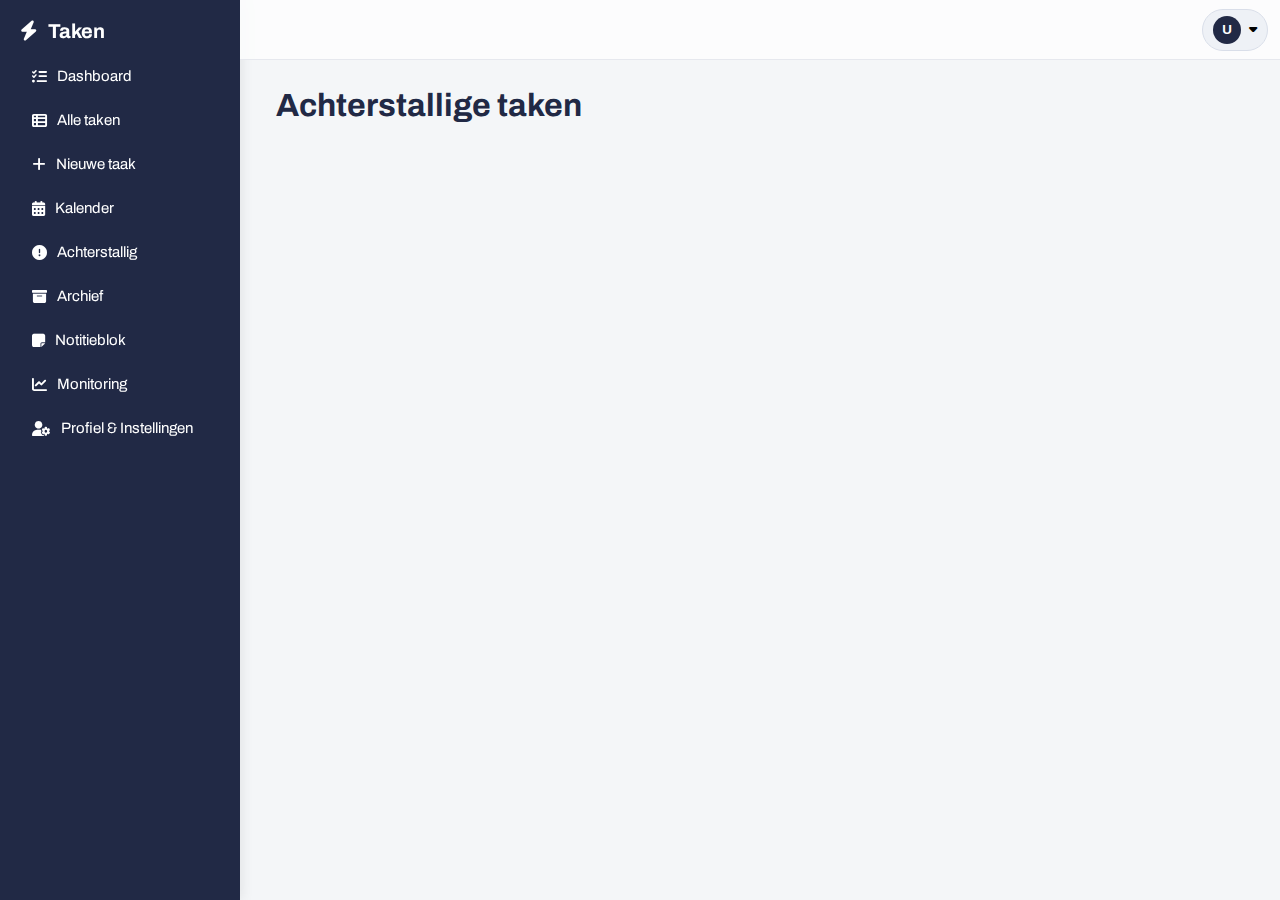
<file: achterstallige-taken.html>
<!DOCTYPE html>
<html lang="nl">
<head>
  <meta charset="UTF-8" />
  <meta name="viewport" content="width=device-width,initial-scale=1" />
  <title>Taken</title>
  <link rel="preconnect" href="https://fonts.googleapis.com">
  <link rel="preconnect" href="https://fonts.gstatic.com" crossorigin>
  <link href="https://fonts.googleapis.com/css2?family=Archivo:wght@400;600&display=swap" rel="stylesheet">
  <link rel="stylesheet" href="https://cdnjs.cloudflare.com/ajax/libs/font-awesome/6.5.0/css/all.min.css"/>
  <link rel="stylesheet" href="style.css" />
  <script defer src="script.js"></script>

</head>
<body data-page="overdue">
    <aside class="sidebar">
    <div class="brand"><i class="fa-solid fa-bolt"></i> Taken</div>
    <nav class="nav">
      <a href="index.html" data-page="dashboard"><i class="fa-solid fa-list-check"></i> Dashboard</a>
      <a href="alle-taken.html" data-page="alle"><i class="fa-solid fa-table-list"></i> Alle taken</a>
      <a href="nieuwe-taak.html" data-page="add"><i class="fa-solid fa-plus"></i> Nieuwe taak</a>
      <a href="kalender.html" data-page="cal"><i class="fa-solid fa-calendar-days"></i> Kalender</a>
      <a href="achterstallige-taken.html" data-page="overdue"><i class="fa-solid fa-circle-exclamation"></i> Achterstallig</a>
      <a href="archief.html" data-page="archive"><i class="fa-solid fa-box-archive"></i> Archief</a>
      <a href="notitieblok.html" data-page="notes"><i class="fa-solid fa-note-sticky"></i> Notitieblok</a>
      <a href="monitoring.html" data-page="monitor"><i class="fa-solid fa-chart-line"></i> Monitoring</a>
      <a href="profiel-instellingen.html" data-page="profile"><i class="fa-solid fa-user-gear"></i> Profiel & Instellingen</a>
    </nav>
  </aside>

    <header class="topbar">
    <div></div>
    <div class="topbar-right">
      <span id="clock" class="clock"></span>
      <div class="user-menu">
        <button id="userBtn" class="avatar-btn">
          <span id="avatarInitials">U</span>
          <i class="fa-solid fa-caret-down"></i>
        </button>
        <div id="userDropdown" class="dropdown hidden">
          <div class="dropdown-header">
            <div id="ddName">Gebruiker</div>
            <div id="ddEmail" class="muted smalltext"></div>
          </div>
          <button onclick="gotoPage('profiel-instellingen.html')"><i class="fa-solid fa-user-gear"></i> Profiel & Instellingen</button>
          <button onclick="lockApp()"><i class="fa-solid fa-lock"></i> Vergrendel (uitloggen)</button>
        </div>
      </div>
    </div>
  </header>

  <main class="content">
      <h1>Achterstallige taken</h1>
  <ul id="overdueList" class="list"></ul>

  </main>
    <div id="authOverlay" class="auth-overlay hidden">
    <div class="auth-modal">
      <h3 class="auth-title">Inloggen</h3>
      <form id="loginForm" class="form">
        <label>Gebruikersnaam<input id="loginUser" type="text" placeholder="admin" required></label>
        <label>Wachtwoord<input id="loginPass" type="password" placeholder="1234" required></label>
        <label class="inline"><input id="loginRemember" type="checkbox" checked> Ingelogd blijven</label>
        <button class="btn primary" type="submit"><i class="fa-solid fa-right-to-bracket"></i> Inloggen</button>
      </form>
      <div class="auth-tip muted">Tip: standaard is <b>admin / 1234</b>. Dit is alleen lokale beveiliging op dit apparaat.</div>
    </div>
  </div>

</body>
</html>
</file>
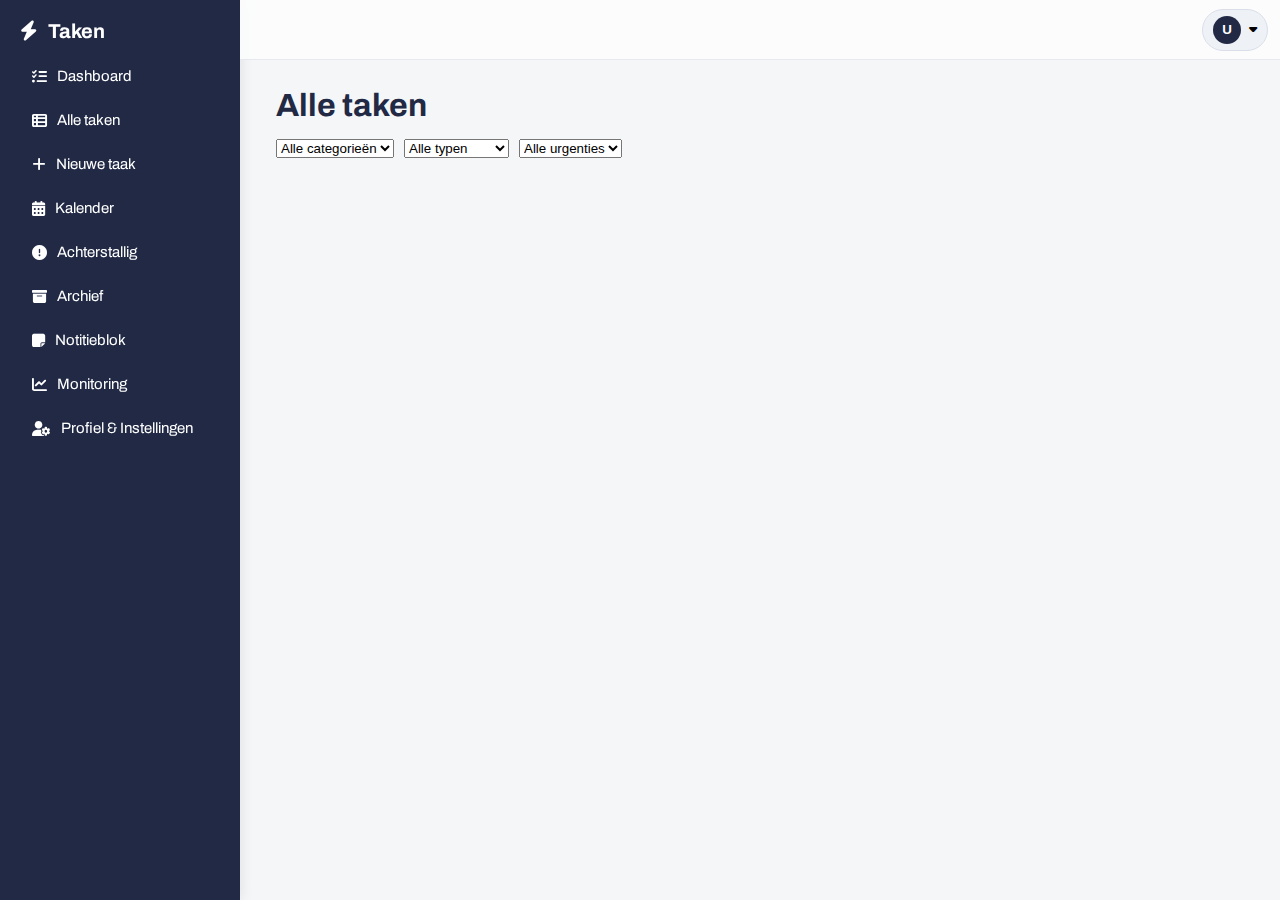
<file: alle-taken.html>
<!DOCTYPE html>
<html lang="nl">
<head>
  <meta charset="UTF-8" />
  <meta name="viewport" content="width=device-width,initial-scale=1" />
  <title>Taken</title>
  <link rel="preconnect" href="https://fonts.googleapis.com">
  <link rel="preconnect" href="https://fonts.gstatic.com" crossorigin>
  <link href="https://fonts.googleapis.com/css2?family=Archivo:wght@400;600&display=swap" rel="stylesheet">
  <link rel="stylesheet" href="https://cdnjs.cloudflare.com/ajax/libs/font-awesome/6.5.0/css/all.min.css"/>
  <link rel="stylesheet" href="style.css" />
  <script defer src="script.js"></script>

</head>
<body data-page="alle">
    <aside class="sidebar">
    <div class="brand"><i class="fa-solid fa-bolt"></i> Taken</div>
    <nav class="nav">
      <a href="index.html" data-page="dashboard"><i class="fa-solid fa-list-check"></i> Dashboard</a>
      <a href="alle-taken.html" data-page="alle"><i class="fa-solid fa-table-list"></i> Alle taken</a>
      <a href="nieuwe-taak.html" data-page="add"><i class="fa-solid fa-plus"></i> Nieuwe taak</a>
      <a href="kalender.html" data-page="cal"><i class="fa-solid fa-calendar-days"></i> Kalender</a>
      <a href="achterstallige-taken.html" data-page="overdue"><i class="fa-solid fa-circle-exclamation"></i> Achterstallig</a>
      <a href="archief.html" data-page="archive"><i class="fa-solid fa-box-archive"></i> Archief</a>
      <a href="notitieblok.html" data-page="notes"><i class="fa-solid fa-note-sticky"></i> Notitieblok</a>
      <a href="monitoring.html" data-page="monitor"><i class="fa-solid fa-chart-line"></i> Monitoring</a>
      <a href="profiel-instellingen.html" data-page="profile"><i class="fa-solid fa-user-gear"></i> Profiel & Instellingen</a>
    </nav>
  </aside>

    <header class="topbar">
    <div></div>
    <div class="topbar-right">
      <span id="clock" class="clock"></span>
      <div class="user-menu">
        <button id="userBtn" class="avatar-btn">
          <span id="avatarInitials">U</span>
          <i class="fa-solid fa-caret-down"></i>
        </button>
        <div id="userDropdown" class="dropdown hidden">
          <div class="dropdown-header">
            <div id="ddName">Gebruiker</div>
            <div id="ddEmail" class="muted smalltext"></div>
          </div>
          <button onclick="gotoPage('profiel-instellingen.html')"><i class="fa-solid fa-user-gear"></i> Profiel & Instellingen</button>
          <button onclick="lockApp()"><i class="fa-solid fa-lock"></i> Vergrendel (uitloggen)</button>
        </div>
      </div>
    </div>
  </header>

  <main class="content">
      <h1>Alle taken</h1>
  <div class="filters">
    <select id="filterCategory"><option value="">Alle categorieën</option></select>
    <select id="filterType">
      <option value="">Alle typen</option>
      <option value="mail">Mail</option>
      <option value="telefoontje">Telefoontje</option>
      <option value="uitzoekwerk">Uitzoekwerk</option>
      <option value="overleg">Overleg</option>
      <option value="documentatie">Documentatie</option>
      <option value="creatief">Creatief</option>
      <option value="administratie">Administratie</option>
      <option value="overig">Overig</option>
    </select>
    <select id="filterUrgency">
      <option value="">Alle urgenties</option>
      <option value="urgent">Rood (hoog)</option>
      <option value="warning">Geel (middel)</option>
      <option value="safe">Groen (laag)</option>
    </select>
  </div>
  <ul id="taskList" class="list"></ul>

  </main>
    <div id="authOverlay" class="auth-overlay hidden">
    <div class="auth-modal">
      <h3 class="auth-title">Inloggen</h3>
      <form id="loginForm" class="form">
        <label>Gebruikersnaam<input id="loginUser" type="text" placeholder="admin" required></label>
        <label>Wachtwoord<input id="loginPass" type="password" placeholder="1234" required></label>
        <label class="inline"><input id="loginRemember" type="checkbox" checked> Ingelogd blijven</label>
        <button class="btn primary" type="submit"><i class="fa-solid fa-right-to-bracket"></i> Inloggen</button>
      </form>
      <div class="auth-tip muted">Tip: standaard is <b>admin / 1234</b>. Dit is alleen lokale beveiliging op dit apparaat.</div>
    </div>
  </div>

</body>
</html>
</file>
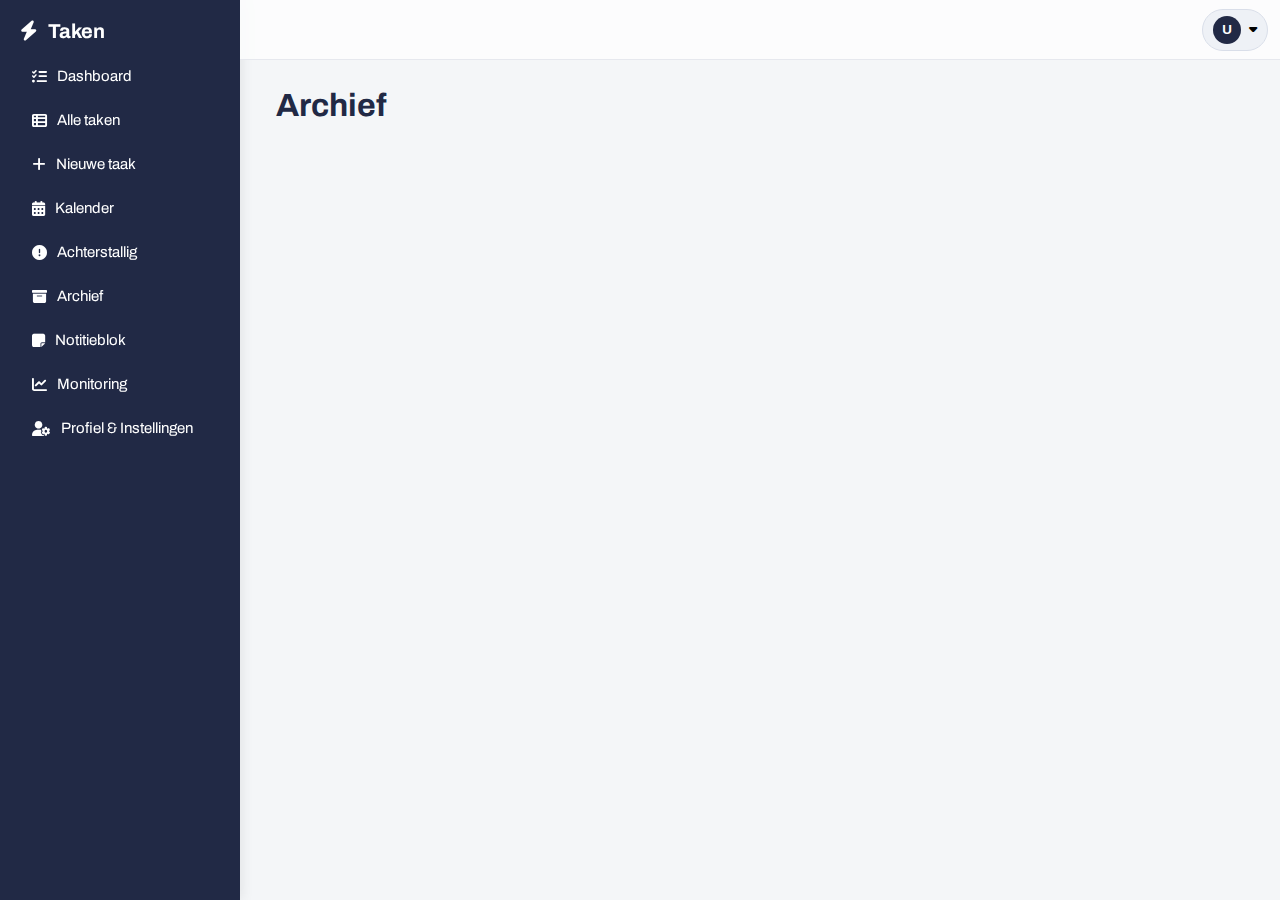
<file: archief.html>
<!DOCTYPE html>
<html lang="nl">
<head>
  <meta charset="UTF-8" />
  <meta name="viewport" content="width=device-width,initial-scale=1" />
  <title>Taken</title>
  <link rel="preconnect" href="https://fonts.googleapis.com">
  <link rel="preconnect" href="https://fonts.gstatic.com" crossorigin>
  <link href="https://fonts.googleapis.com/css2?family=Archivo:wght@400;600&display=swap" rel="stylesheet">
  <link rel="stylesheet" href="https://cdnjs.cloudflare.com/ajax/libs/font-awesome/6.5.0/css/all.min.css"/>
  <link rel="stylesheet" href="style.css" />
  <script defer src="script.js"></script>

</head>
<body data-page="archive">
    <aside class="sidebar">
    <div class="brand"><i class="fa-solid fa-bolt"></i> Taken</div>
    <nav class="nav">
      <a href="index.html" data-page="dashboard"><i class="fa-solid fa-list-check"></i> Dashboard</a>
      <a href="alle-taken.html" data-page="alle"><i class="fa-solid fa-table-list"></i> Alle taken</a>
      <a href="nieuwe-taak.html" data-page="add"><i class="fa-solid fa-plus"></i> Nieuwe taak</a>
      <a href="kalender.html" data-page="cal"><i class="fa-solid fa-calendar-days"></i> Kalender</a>
      <a href="achterstallige-taken.html" data-page="overdue"><i class="fa-solid fa-circle-exclamation"></i> Achterstallig</a>
      <a href="archief.html" data-page="archive"><i class="fa-solid fa-box-archive"></i> Archief</a>
      <a href="notitieblok.html" data-page="notes"><i class="fa-solid fa-note-sticky"></i> Notitieblok</a>
      <a href="monitoring.html" data-page="monitor"><i class="fa-solid fa-chart-line"></i> Monitoring</a>
      <a href="profiel-instellingen.html" data-page="profile"><i class="fa-solid fa-user-gear"></i> Profiel & Instellingen</a>
    </nav>
  </aside>

    <header class="topbar">
    <div></div>
    <div class="topbar-right">
      <span id="clock" class="clock"></span>
      <div class="user-menu">
        <button id="userBtn" class="avatar-btn">
          <span id="avatarInitials">U</span>
          <i class="fa-solid fa-caret-down"></i>
        </button>
        <div id="userDropdown" class="dropdown hidden">
          <div class="dropdown-header">
            <div id="ddName">Gebruiker</div>
            <div id="ddEmail" class="muted smalltext"></div>
          </div>
          <button onclick="gotoPage('profiel-instellingen.html')"><i class="fa-solid fa-user-gear"></i> Profiel & Instellingen</button>
          <button onclick="lockApp()"><i class="fa-solid fa-lock"></i> Vergrendel (uitloggen)</button>
        </div>
      </div>
    </div>
  </header>

  <main class="content">
      <h1>Archief</h1>
  <ul id="archiveList" class="list"></ul>

  </main>
    <div id="authOverlay" class="auth-overlay hidden">
    <div class="auth-modal">
      <h3 class="auth-title">Inloggen</h3>
      <form id="loginForm" class="form">
        <label>Gebruikersnaam<input id="loginUser" type="text" placeholder="admin" required></label>
        <label>Wachtwoord<input id="loginPass" type="password" placeholder="1234" required></label>
        <label class="inline"><input id="loginRemember" type="checkbox" checked> Ingelogd blijven</label>
        <button class="btn primary" type="submit"><i class="fa-solid fa-right-to-bracket"></i> Inloggen</button>
      </form>
      <div class="auth-tip muted">Tip: standaard is <b>admin / 1234</b>. Dit is alleen lokale beveiliging op dit apparaat.</div>
    </div>
  </div>

</body>
</html>
</file>
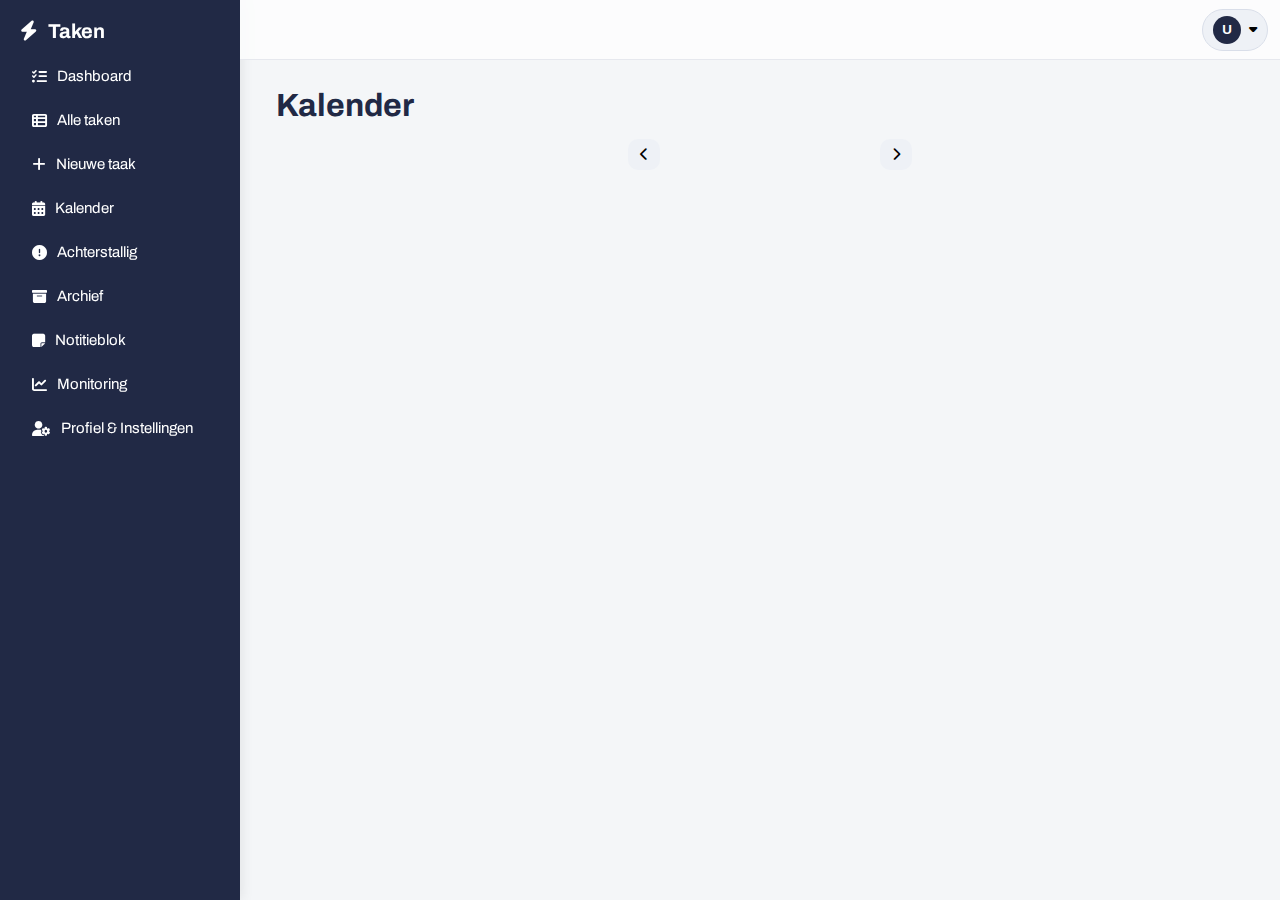
<file: kalender.html>
<!DOCTYPE html>
<html lang="nl">
<head>
  <meta charset="UTF-8" />
  <meta name="viewport" content="width=device-width,initial-scale=1" />
  <title>Taken</title>
  <link rel="preconnect" href="https://fonts.googleapis.com">
  <link rel="preconnect" href="https://fonts.gstatic.com" crossorigin>
  <link href="https://fonts.googleapis.com/css2?family=Archivo:wght@400;600&display=swap" rel="stylesheet">
  <link rel="stylesheet" href="https://cdnjs.cloudflare.com/ajax/libs/font-awesome/6.5.0/css/all.min.css"/>
  <link rel="stylesheet" href="style.css" />
  <script defer src="script.js"></script>

</head>
<body data-page="cal">
    <aside class="sidebar">
    <div class="brand"><i class="fa-solid fa-bolt"></i> Taken</div>
    <nav class="nav">
      <a href="index.html" data-page="dashboard"><i class="fa-solid fa-list-check"></i> Dashboard</a>
      <a href="alle-taken.html" data-page="alle"><i class="fa-solid fa-table-list"></i> Alle taken</a>
      <a href="nieuwe-taak.html" data-page="add"><i class="fa-solid fa-plus"></i> Nieuwe taak</a>
      <a href="kalender.html" data-page="cal"><i class="fa-solid fa-calendar-days"></i> Kalender</a>
      <a href="achterstallige-taken.html" data-page="overdue"><i class="fa-solid fa-circle-exclamation"></i> Achterstallig</a>
      <a href="archief.html" data-page="archive"><i class="fa-solid fa-box-archive"></i> Archief</a>
      <a href="notitieblok.html" data-page="notes"><i class="fa-solid fa-note-sticky"></i> Notitieblok</a>
      <a href="monitoring.html" data-page="monitor"><i class="fa-solid fa-chart-line"></i> Monitoring</a>
      <a href="profiel-instellingen.html" data-page="profile"><i class="fa-solid fa-user-gear"></i> Profiel & Instellingen</a>
    </nav>
  </aside>

    <header class="topbar">
    <div></div>
    <div class="topbar-right">
      <span id="clock" class="clock"></span>
      <div class="user-menu">
        <button id="userBtn" class="avatar-btn">
          <span id="avatarInitials">U</span>
          <i class="fa-solid fa-caret-down"></i>
        </button>
        <div id="userDropdown" class="dropdown hidden">
          <div class="dropdown-header">
            <div id="ddName">Gebruiker</div>
            <div id="ddEmail" class="muted smalltext"></div>
          </div>
          <button onclick="gotoPage('profiel-instellingen.html')"><i class="fa-solid fa-user-gear"></i> Profiel & Instellingen</button>
          <button onclick="lockApp()"><i class="fa-solid fa-lock"></i> Vergrendel (uitloggen)</button>
        </div>
      </div>
    </div>
  </header>

  <main class="content">
      <h1>Kalender</h1>
  <div class="calendar-controls">
    <button id="calPrev" class="btn"><i class="fa-solid fa-chevron-left"></i></button>
    <div id="calTitle"></div>
    <button id="calNext" class="btn"><i class="fa-solid fa-chevron-right"></i></button>
  </div>
  <div id="calendarGrid" class="calendar"></div>

  </main>
    <div id="authOverlay" class="auth-overlay hidden">
    <div class="auth-modal">
      <h3 class="auth-title">Inloggen</h3>
      <form id="loginForm" class="form">
        <label>Gebruikersnaam<input id="loginUser" type="text" placeholder="admin" required></label>
        <label>Wachtwoord<input id="loginPass" type="password" placeholder="1234" required></label>
        <label class="inline"><input id="loginRemember" type="checkbox" checked> Ingelogd blijven</label>
        <button class="btn primary" type="submit"><i class="fa-solid fa-right-to-bracket"></i> Inloggen</button>
      </form>
      <div class="auth-tip muted">Tip: standaard is <b>admin / 1234</b>. Dit is alleen lokale beveiliging op dit apparaat.</div>
    </div>
  </div>

</body>
</html>
</file>
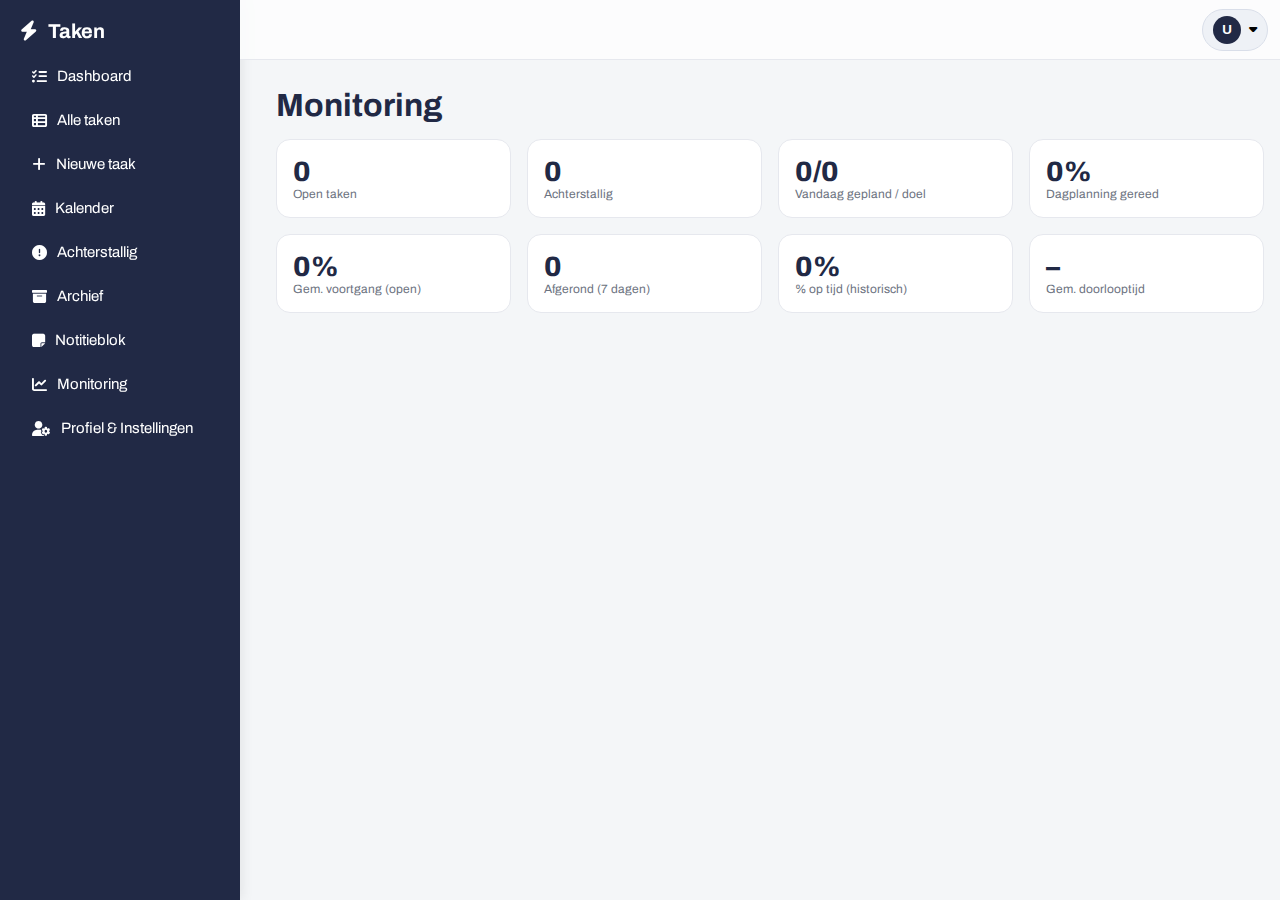
<file: monitoring.html>
<!DOCTYPE html>
<html lang="nl">
<head>
  <meta charset="UTF-8" />
  <meta name="viewport" content="width=device-width,initial-scale=1" />
  <title>Taken</title>
  <link rel="preconnect" href="https://fonts.googleapis.com">
  <link rel="preconnect" href="https://fonts.gstatic.com" crossorigin>
  <link href="https://fonts.googleapis.com/css2?family=Archivo:wght@400;600&display=swap" rel="stylesheet">
  <link rel="stylesheet" href="https://cdnjs.cloudflare.com/ajax/libs/font-awesome/6.5.0/css/all.min.css"/>
  <link rel="stylesheet" href="style.css" />
  <script defer src="script.js"></script>

</head>
<body data-page="monitor">
    <aside class="sidebar">
    <div class="brand"><i class="fa-solid fa-bolt"></i> Taken</div>
    <nav class="nav">
      <a href="index.html" data-page="dashboard"><i class="fa-solid fa-list-check"></i> Dashboard</a>
      <a href="alle-taken.html" data-page="alle"><i class="fa-solid fa-table-list"></i> Alle taken</a>
      <a href="nieuwe-taak.html" data-page="add"><i class="fa-solid fa-plus"></i> Nieuwe taak</a>
      <a href="kalender.html" data-page="cal"><i class="fa-solid fa-calendar-days"></i> Kalender</a>
      <a href="achterstallige-taken.html" data-page="overdue"><i class="fa-solid fa-circle-exclamation"></i> Achterstallig</a>
      <a href="archief.html" data-page="archive"><i class="fa-solid fa-box-archive"></i> Archief</a>
      <a href="notitieblok.html" data-page="notes"><i class="fa-solid fa-note-sticky"></i> Notitieblok</a>
      <a href="monitoring.html" data-page="monitor"><i class="fa-solid fa-chart-line"></i> Monitoring</a>
      <a href="profiel-instellingen.html" data-page="profile"><i class="fa-solid fa-user-gear"></i> Profiel & Instellingen</a>
    </nav>
  </aside>

    <header class="topbar">
    <div></div>
    <div class="topbar-right">
      <span id="clock" class="clock"></span>
      <div class="user-menu">
        <button id="userBtn" class="avatar-btn">
          <span id="avatarInitials">U</span>
          <i class="fa-solid fa-caret-down"></i>
        </button>
        <div id="userDropdown" class="dropdown hidden">
          <div class="dropdown-header">
            <div id="ddName">Gebruiker</div>
            <div id="ddEmail" class="muted smalltext"></div>
          </div>
          <button onclick="gotoPage('profiel-instellingen.html')"><i class="fa-solid fa-user-gear"></i> Profiel & Instellingen</button>
          <button onclick="lockApp()"><i class="fa-solid fa-lock"></i> Vergrendel (uitloggen)</button>
        </div>
      </div>
    </div>
  </header>

  <main class="content">
      <h1>Monitoring</h1>
  <div class="stats">
    <div class="stat"><div class="stat-number" id="statOpen">0</div><div class="stat-label">Open taken</div></div>
    <div class="stat"><div class="stat-number" id="statOverdue">0</div><div class="stat-label">Achterstallig</div></div>
    <div class="stat"><div class="stat-number" id="statPlannedToday">0/0</div><div class="stat-label">Vandaag gepland / doel</div></div>
    <div class="stat"><div class="stat-number" id="statPlanDone">0%</div><div class="stat-label">Dagplanning gereed</div></div>
    <div class="stat"><div class="stat-number" id="statAvgProgress">0%</div><div class="stat-label">Gem. voortgang (open)</div></div>
    <div class="stat"><div class="stat-number" id="statWeekCompleted">0</div><div class="stat-label">Afgerond (7 dagen)</div></div>
    <div class="stat"><div class="stat-number" id="statOnTime">0%</div><div class="stat-label">% op tijd (historisch)</div></div>
    <div class="stat"><div class="stat-number" id="statAvgDur">–</div><div class="stat-label">Gem. doorlooptijd</div></div>
  </div>

  </main>
    <div id="authOverlay" class="auth-overlay hidden">
    <div class="auth-modal">
      <h3 class="auth-title">Inloggen</h3>
      <form id="loginForm" class="form">
        <label>Gebruikersnaam<input id="loginUser" type="text" placeholder="admin" required></label>
        <label>Wachtwoord<input id="loginPass" type="password" placeholder="1234" required></label>
        <label class="inline"><input id="loginRemember" type="checkbox" checked> Ingelogd blijven</label>
        <button class="btn primary" type="submit"><i class="fa-solid fa-right-to-bracket"></i> Inloggen</button>
      </form>
      <div class="auth-tip muted">Tip: standaard is <b>admin / 1234</b>. Dit is alleen lokale beveiliging op dit apparaat.</div>
    </div>
  </div>

</body>
</html>
</file>
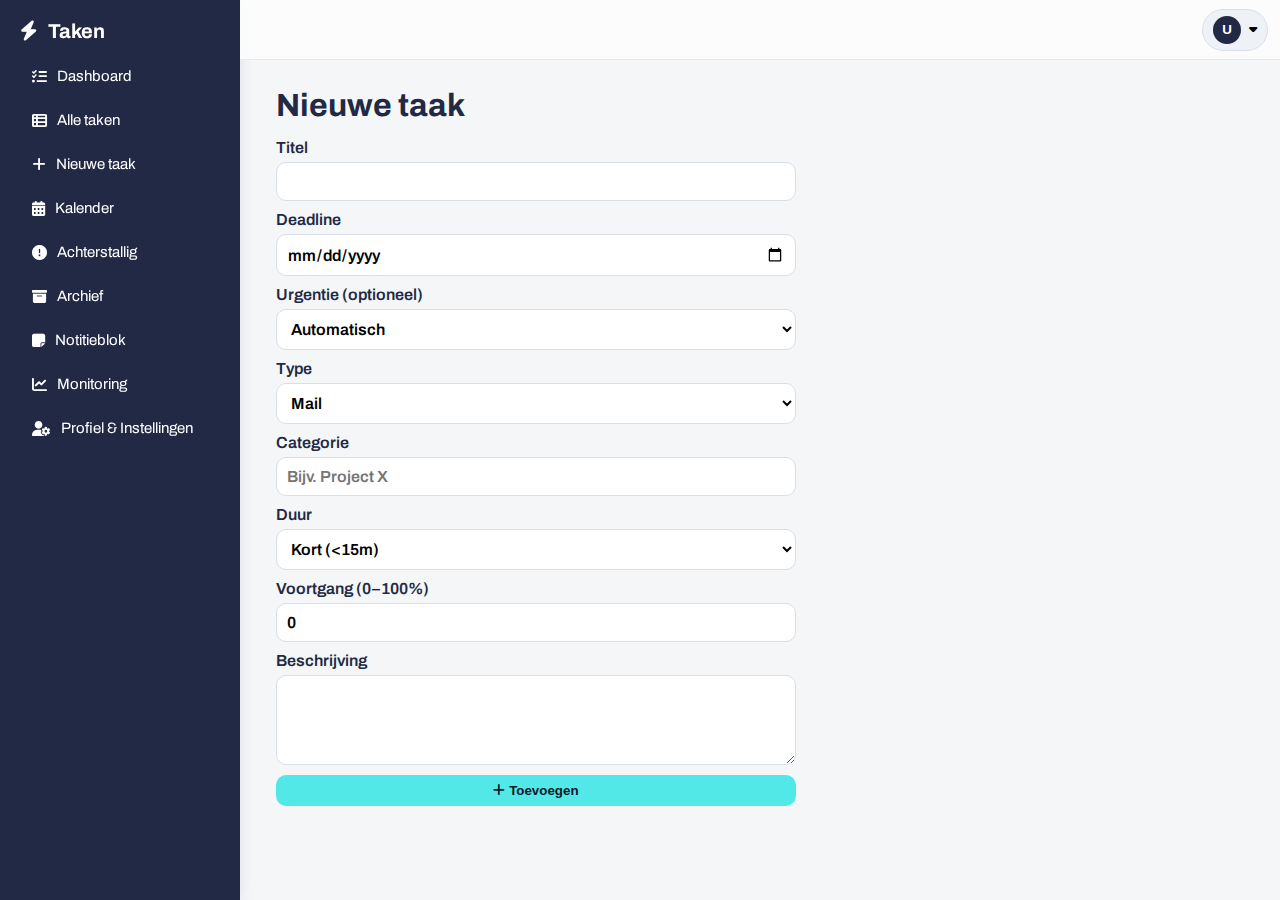
<file: nieuwe-taak.html>
<!DOCTYPE html>
<html lang="nl">
<head>
  <meta charset="UTF-8" />
  <meta name="viewport" content="width=device-width,initial-scale=1" />
  <title>Taken</title>
  <link rel="preconnect" href="https://fonts.googleapis.com">
  <link rel="preconnect" href="https://fonts.gstatic.com" crossorigin>
  <link href="https://fonts.googleapis.com/css2?family=Archivo:wght@400;600&display=swap" rel="stylesheet">
  <link rel="stylesheet" href="https://cdnjs.cloudflare.com/ajax/libs/font-awesome/6.5.0/css/all.min.css"/>
  <link rel="stylesheet" href="style.css" />
  <script defer src="script.js"></script>

</head>
<body data-page="add">
    <aside class="sidebar">
    <div class="brand"><i class="fa-solid fa-bolt"></i> Taken</div>
    <nav class="nav">
      <a href="index.html" data-page="dashboard"><i class="fa-solid fa-list-check"></i> Dashboard</a>
      <a href="alle-taken.html" data-page="alle"><i class="fa-solid fa-table-list"></i> Alle taken</a>
      <a href="nieuwe-taak.html" data-page="add"><i class="fa-solid fa-plus"></i> Nieuwe taak</a>
      <a href="kalender.html" data-page="cal"><i class="fa-solid fa-calendar-days"></i> Kalender</a>
      <a href="achterstallige-taken.html" data-page="overdue"><i class="fa-solid fa-circle-exclamation"></i> Achterstallig</a>
      <a href="archief.html" data-page="archive"><i class="fa-solid fa-box-archive"></i> Archief</a>
      <a href="notitieblok.html" data-page="notes"><i class="fa-solid fa-note-sticky"></i> Notitieblok</a>
      <a href="monitoring.html" data-page="monitor"><i class="fa-solid fa-chart-line"></i> Monitoring</a>
      <a href="profiel-instellingen.html" data-page="profile"><i class="fa-solid fa-user-gear"></i> Profiel & Instellingen</a>
    </nav>
  </aside>

    <header class="topbar">
    <div></div>
    <div class="topbar-right">
      <span id="clock" class="clock"></span>
      <div class="user-menu">
        <button id="userBtn" class="avatar-btn">
          <span id="avatarInitials">U</span>
          <i class="fa-solid fa-caret-down"></i>
        </button>
        <div id="userDropdown" class="dropdown hidden">
          <div class="dropdown-header">
            <div id="ddName">Gebruiker</div>
            <div id="ddEmail" class="muted smalltext"></div>
          </div>
          <button onclick="gotoPage('profiel-instellingen.html')"><i class="fa-solid fa-user-gear"></i> Profiel & Instellingen</button>
          <button onclick="lockApp()"><i class="fa-solid fa-lock"></i> Vergrendel (uitloggen)</button>
        </div>
      </div>
    </div>
  </header>

  <main class="content">
      <h1>Nieuwe taak</h1>
  <form id="addForm" class="form">
    <label>Titel<input id="addTitle" type="text" required/></label>
    <label>Deadline<input id="addDeadline" type="date" required/></label>
    <label>Urgentie (optioneel)
      <select id="addUrgency">
        <option value="">Automatisch</option>
        <option value="urgent">Rood (hoog)</option>
        <option value="warning">Geel (middel)</option>
        <option value="safe">Groen (laag)</option>
      </select>
    </label>
    <label>Type
      <select id="addType">
        <option value="mail">Mail</option>
        <option value="telefoontje">Telefoontje</option>
        <option value="uitzoekwerk">Uitzoekwerk</option>
        <option value="overleg">Overleg</option>
        <option value="documentatie">Documentatie</option>
        <option value="creatief">Creatief</option>
        <option value="administratie">Administratie</option>
        <option value="overig">Overig</option>
      </select>
    </label>
    <label>Categorie<input id="addCategory" type="text" placeholder="Bijv. Project X"/></label>
    <label>Duur
      <select id="addDuration">
        <option value="Kort">Kort (&lt;15m)</option>
        <option value="Gemiddeld">Gemiddeld (15–60m)</option>
        <option value="Lang">Lang (&gt;1u)</option>
      </select>
    </label>
    <label>Voortgang (0–100%)<input id="addProgress" type="number" min="0" max="100" value="0"/></label>
    <label>Beschrijving<textarea id="addDesc" rows="4"></textarea></label>
    <button class="btn primary" type="submit"><i class="fa-solid fa-plus"></i> Toevoegen</button>
  </form>

  </main>
    <div id="authOverlay" class="auth-overlay hidden">
    <div class="auth-modal">
      <h3 class="auth-title">Inloggen</h3>
      <form id="loginForm" class="form">
        <label>Gebruikersnaam<input id="loginUser" type="text" placeholder="admin" required></label>
        <label>Wachtwoord<input id="loginPass" type="password" placeholder="1234" required></label>
        <label class="inline"><input id="loginRemember" type="checkbox" checked> Ingelogd blijven</label>
        <button class="btn primary" type="submit"><i class="fa-solid fa-right-to-bracket"></i> Inloggen</button>
      </form>
      <div class="auth-tip muted">Tip: standaard is <b>admin / 1234</b>. Dit is alleen lokale beveiliging op dit apparaat.</div>
    </div>
  </div>

</body>
</html>
</file>
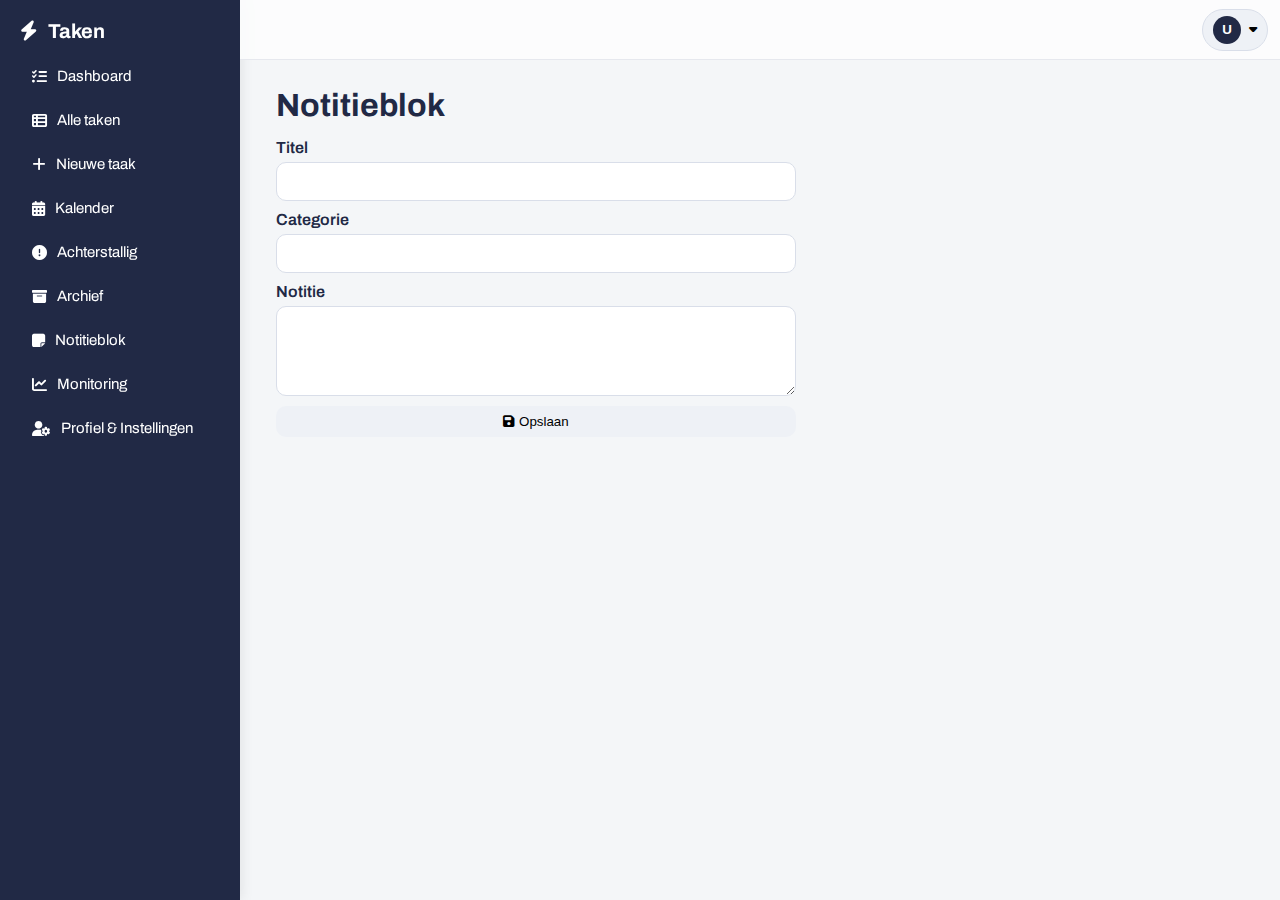
<file: notitieblok.html>
<!DOCTYPE html>
<html lang="nl">
<head>
  <meta charset="UTF-8" />
  <meta name="viewport" content="width=device-width,initial-scale=1" />
  <title>Taken</title>
  <link rel="preconnect" href="https://fonts.googleapis.com">
  <link rel="preconnect" href="https://fonts.gstatic.com" crossorigin>
  <link href="https://fonts.googleapis.com/css2?family=Archivo:wght@400;600&display=swap" rel="stylesheet">
  <link rel="stylesheet" href="https://cdnjs.cloudflare.com/ajax/libs/font-awesome/6.5.0/css/all.min.css"/>
  <link rel="stylesheet" href="style.css" />
  <script defer src="script.js"></script>

</head>
<body data-page="notes">
    <aside class="sidebar">
    <div class="brand"><i class="fa-solid fa-bolt"></i> Taken</div>
    <nav class="nav">
      <a href="index.html" data-page="dashboard"><i class="fa-solid fa-list-check"></i> Dashboard</a>
      <a href="alle-taken.html" data-page="alle"><i class="fa-solid fa-table-list"></i> Alle taken</a>
      <a href="nieuwe-taak.html" data-page="add"><i class="fa-solid fa-plus"></i> Nieuwe taak</a>
      <a href="kalender.html" data-page="cal"><i class="fa-solid fa-calendar-days"></i> Kalender</a>
      <a href="achterstallige-taken.html" data-page="overdue"><i class="fa-solid fa-circle-exclamation"></i> Achterstallig</a>
      <a href="archief.html" data-page="archive"><i class="fa-solid fa-box-archive"></i> Archief</a>
      <a href="notitieblok.html" data-page="notes"><i class="fa-solid fa-note-sticky"></i> Notitieblok</a>
      <a href="monitoring.html" data-page="monitor"><i class="fa-solid fa-chart-line"></i> Monitoring</a>
      <a href="profiel-instellingen.html" data-page="profile"><i class="fa-solid fa-user-gear"></i> Profiel & Instellingen</a>
    </nav>
  </aside>

    <header class="topbar">
    <div></div>
    <div class="topbar-right">
      <span id="clock" class="clock"></span>
      <div class="user-menu">
        <button id="userBtn" class="avatar-btn">
          <span id="avatarInitials">U</span>
          <i class="fa-solid fa-caret-down"></i>
        </button>
        <div id="userDropdown" class="dropdown hidden">
          <div class="dropdown-header">
            <div id="ddName">Gebruiker</div>
            <div id="ddEmail" class="muted smalltext"></div>
          </div>
          <button onclick="gotoPage('profiel-instellingen.html')"><i class="fa-solid fa-user-gear"></i> Profiel & Instellingen</button>
          <button onclick="lockApp()"><i class="fa-solid fa-lock"></i> Vergrendel (uitloggen)</button>
        </div>
      </div>
    </div>
  </header>

  <main class="content">
      <h1>Notitieblok</h1>
  <form id="noteForm" class="form">
    <label>Titel<input id="noteTitle" type="text"/></label>
    <label>Categorie<input id="noteCategory" type="text"/></label>
    <label>Notitie<textarea id="noteText" rows="4"></textarea></label>
    <button class="btn" type="submit"><i class="fa-solid fa-floppy-disk"></i> Opslaan</button>
  </form>
  <ul id="noteList" class="list"></ul>

  </main>
    <div id="authOverlay" class="auth-overlay hidden">
    <div class="auth-modal">
      <h3 class="auth-title">Inloggen</h3>
      <form id="loginForm" class="form">
        <label>Gebruikersnaam<input id="loginUser" type="text" placeholder="admin" required></label>
        <label>Wachtwoord<input id="loginPass" type="password" placeholder="1234" required></label>
        <label class="inline"><input id="loginRemember" type="checkbox" checked> Ingelogd blijven</label>
        <button class="btn primary" type="submit"><i class="fa-solid fa-right-to-bracket"></i> Inloggen</button>
      </form>
      <div class="auth-tip muted">Tip: standaard is <b>admin / 1234</b>. Dit is alleen lokale beveiliging op dit apparaat.</div>
    </div>
  </div>

</body>
</html>
</file>
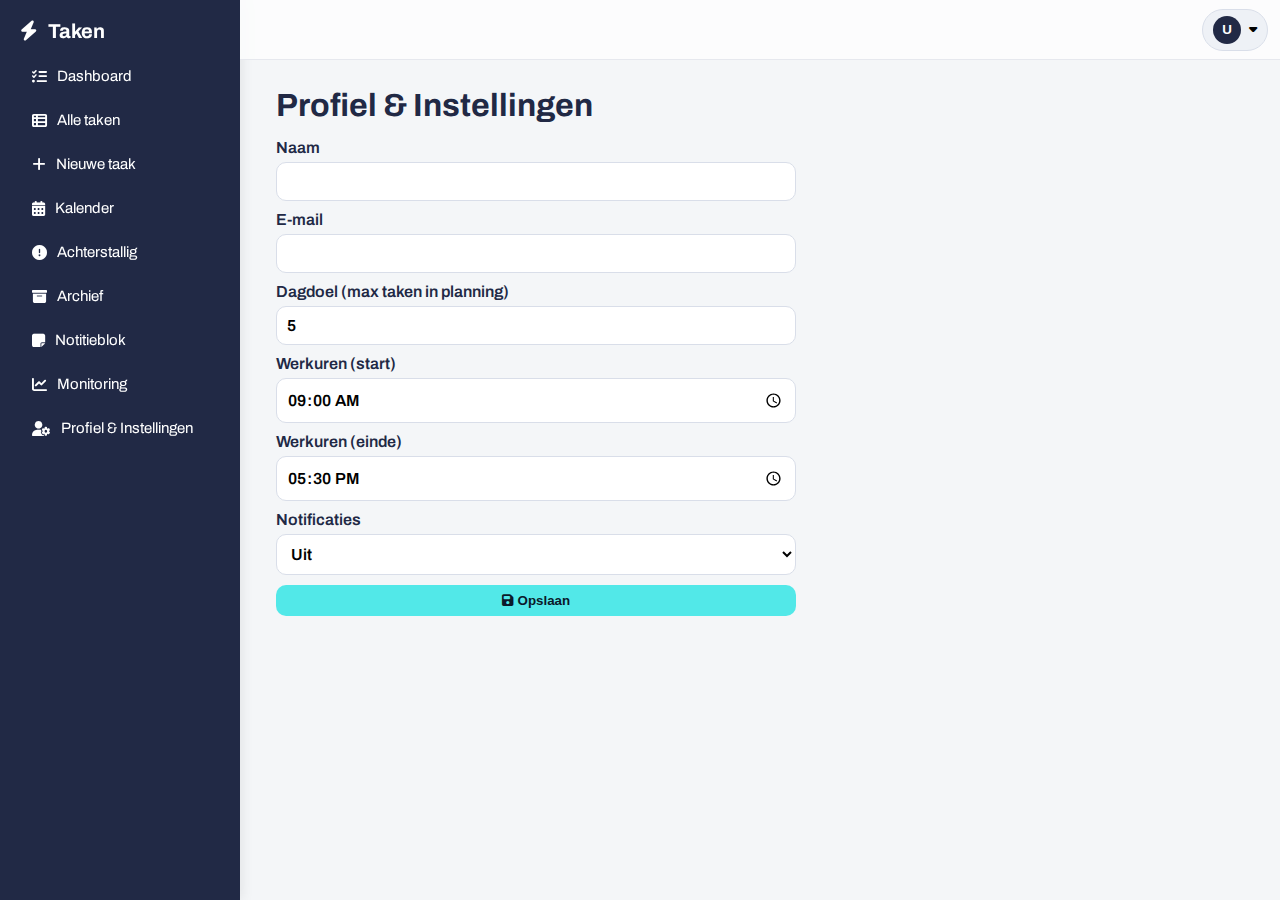
<file: profiel-instellingen.html>
<!DOCTYPE html>
<html lang="nl">
<head>
  <meta charset="UTF-8" />
  <meta name="viewport" content="width=device-width,initial-scale=1" />
  <title>Taken</title>
  <link rel="preconnect" href="https://fonts.googleapis.com">
  <link rel="preconnect" href="https://fonts.gstatic.com" crossorigin>
  <link href="https://fonts.googleapis.com/css2?family=Archivo:wght@400;600&display=swap" rel="stylesheet">
  <link rel="stylesheet" href="https://cdnjs.cloudflare.com/ajax/libs/font-awesome/6.5.0/css/all.min.css"/>
  <link rel="stylesheet" href="style.css" />
  <script defer src="script.js"></script>

</head>
<body data-page="profile">
    <aside class="sidebar">
    <div class="brand"><i class="fa-solid fa-bolt"></i> Taken</div>
    <nav class="nav">
      <a href="index.html" data-page="dashboard"><i class="fa-solid fa-list-check"></i> Dashboard</a>
      <a href="alle-taken.html" data-page="alle"><i class="fa-solid fa-table-list"></i> Alle taken</a>
      <a href="nieuwe-taak.html" data-page="add"><i class="fa-solid fa-plus"></i> Nieuwe taak</a>
      <a href="kalender.html" data-page="cal"><i class="fa-solid fa-calendar-days"></i> Kalender</a>
      <a href="achterstallige-taken.html" data-page="overdue"><i class="fa-solid fa-circle-exclamation"></i> Achterstallig</a>
      <a href="archief.html" data-page="archive"><i class="fa-solid fa-box-archive"></i> Archief</a>
      <a href="notitieblok.html" data-page="notes"><i class="fa-solid fa-note-sticky"></i> Notitieblok</a>
      <a href="monitoring.html" data-page="monitor"><i class="fa-solid fa-chart-line"></i> Monitoring</a>
      <a href="profiel-instellingen.html" data-page="profile"><i class="fa-solid fa-user-gear"></i> Profiel & Instellingen</a>
    </nav>
  </aside>

    <header class="topbar">
    <div></div>
    <div class="topbar-right">
      <span id="clock" class="clock"></span>
      <div class="user-menu">
        <button id="userBtn" class="avatar-btn">
          <span id="avatarInitials">U</span>
          <i class="fa-solid fa-caret-down"></i>
        </button>
        <div id="userDropdown" class="dropdown hidden">
          <div class="dropdown-header">
            <div id="ddName">Gebruiker</div>
            <div id="ddEmail" class="muted smalltext"></div>
          </div>
          <button onclick="gotoPage('profiel-instellingen.html')"><i class="fa-solid fa-user-gear"></i> Profiel & Instellingen</button>
          <button onclick="lockApp()"><i class="fa-solid fa-lock"></i> Vergrendel (uitloggen)</button>
        </div>
      </div>
    </div>
  </header>

  <main class="content">
      <h1>Profiel & Instellingen</h1>
  <form id="profileForm" class="form">
    <label>Naam<input id="profName" type="text"/></label>
    <label>E‑mail<input id="profEmail" type="email"/></label>
    <label>Dagdoel (max taken in planning)<input id="profDailyGoal" type="number" min="1" max="20" value="5"/></label>
    <label>Werkuren (start)<input id="profStart" type="time" value="09:00"/></label>
    <label>Werkuren (einde)<input id="profEnd" type="time" value="17:30"/></label>
    <label>Notificaties
      <select id="profNotify">
        <option value="none">Uit</option>
        <option value="banner">Banner</option>
        <option value="sound">Banner + geluid</option>
      </select>
    </label>
    <button class="btn primary" type="submit"><i class="fa-solid fa-floppy-disk"></i> Opslaan</button>
  </form>

  </main>
    <div id="authOverlay" class="auth-overlay hidden">
    <div class="auth-modal">
      <h3 class="auth-title">Inloggen</h3>
      <form id="loginForm" class="form">
        <label>Gebruikersnaam<input id="loginUser" type="text" placeholder="admin" required></label>
        <label>Wachtwoord<input id="loginPass" type="password" placeholder="1234" required></label>
        <label class="inline"><input id="loginRemember" type="checkbox" checked> Ingelogd blijven</label>
        <button class="btn primary" type="submit"><i class="fa-solid fa-right-to-bracket"></i> Inloggen</button>
      </form>
      <div class="auth-tip muted">Tip: standaard is <b>admin / 1234</b>. Dit is alleen lokale beveiliging op dit apparaat.</div>
    </div>
  </div>

</body>
</html>
</file>
<file: style.css>
:root{ --blue:#212945; --aqua:#52E8E8; --bg:#f4f6f8; --card:#fff; --muted:#6b7280; }
*{ box-sizing:border-box }
html,body{ height:100% }
body{ margin:0; font-family:'Archivo',system-ui,-apple-system,Segoe UI,Roboto,Arial,sans-serif; background:var(--bg); color:var(--blue) }
.smalltext{ font-size:12px }

/* Sidebar */
.sidebar{ position:fixed; left:0; top:0; bottom:0; width:240px; background:var(--blue); color:#fff; padding:20px; display:flex; flex-direction:column; gap:16px; box-shadow:2px 0 12px rgba(0,0,0,.08); z-index:6 }
.brand{ font-weight:700; font-size:20px; display:flex; align-items:center; gap:10px }
.nav{ display:flex; flex-direction:column; gap:8px }
.nav a{ color:#fff; text-decoration:none; padding:10px 12px; border-radius:10px; display:flex; gap:10px; align-items:center; font-size:15px }
.nav a:hover, .nav a.active{ background:#1a2138 }

/* Scrim for mobile */
.scrim{ position:fixed; inset:0; background:rgba(0,0,0,.35); display:none; z-index:5 }
.scrim.show{ display:block }

/* Topbar */
.topbar{ position:fixed; left:240px; right:0; top:0; height:60px; display:flex; align-items:center; justify-content:space-between; gap:10px; padding:0 12px 0 16px; background:rgba(255,255,255,0.7); backdrop-filter: blur(8px); border-bottom:1px solid #e6e8ee; z-index:7 }
.topbar-right{ display:flex; align-items:center; gap:10px }
.hamburger{ display:none; background:#eef1f6; border:1px solid #d9dee9; border-radius:10px; padding:8px 10px; cursor:pointer }
.user-menu{ position:relative }
.avatar-btn{ display:flex; align-items:center; gap:8px; background:#eef1f6; border:1px solid #d9dee9; border-radius:999px; padding:6px 10px; cursor:pointer }
#avatarInitials{ width:28px; height:28px; border-radius:50%; background:#212945; color:#fff; display:flex; align-items:center; justify-content:center; font-weight:700 }
.dropdown{ position:absolute; right:0; top:40px; background:#fff; border:1px solid #e6e8ee; border-radius:12px; padding:8px; width:240px; box-shadow:0 6px 24px rgba(0,0,0,.1) }
.dropdown.hidden{ display:none }
.dropdown button{ width:100%; background:#fff; border:0; text-align:left; padding:10px; border-radius:8px; cursor:pointer }
.dropdown button:hover{ background:#f2f5f9 }
.dropdown-header{ padding:10px 10px 8px 10px; border-bottom:1px solid #eef1f6; margin-bottom:6px }

/* Content */
.content{ margin-left:260px; padding:88px 16px 24px 16px; max-width:1100px }
h1{ margin:0 0 16px 0 }
.clock{ margin-left:8px; color:var(--muted); font-weight:600 }
.card{ background:var(--card); border-radius:16px; padding:14px; box-shadow:0 4px 20px rgba(0,0,0,.06) }
.card-header{ font-weight:600; margin-bottom:12px; display:flex; align-items:center; gap:10px }
.card-actions{ display:flex; align-items:center; gap:12px; margin-bottom:8px; flex-wrap:wrap }

.grid-1{ display:grid; grid-template-columns:1fr; gap:18px }

.list{ list-style:none; margin:0; padding:0; display:flex; flex-direction:column; gap:8px }
.item{ background:#fff; border:1px solid #e6e8ee; border-radius:12px; padding:10px 12px; display:flex; align-items:center; gap:12px; justify-content:space-between }
.item-main{ display:flex; align-items:center; gap:12px; min-width:0 }
.badge{ font-size:12px; padding:4px 8px; border-radius:999px; border:1px solid #e6e8ee; color:var(--muted) }
.title{ font-weight:600; white-space:nowrap; overflow:hidden; text-overflow:ellipsis; max-width:330px }
.meta{ display:flex; gap:8px; align-items:center; color:var(--muted); font-size:12px; flex-wrap:wrap }
.meta i{ opacity:.8 }
.progress-wrap{ display:flex; align-items:center; gap:10px; flex-wrap:wrap }
.progress{ width:220px; height:8px; background:#eef1f6; border-radius:999px; overflow:hidden; flex-shrink:0; background: linear-gradient(to bottom, var(--type-color,transparent) 0 3px, #eef1f6 3px 100%) }
.progress > span{ display:block; height:100%; width:0%; background:var(--aqua); transition:width .25s ease }
.progress.urgent>span{ background:#e11d48 }
.progress.warning>span{ background:#f59e0b }
.progress.safe>span{ background:#10b981 }
.prog-chip{ background:#eef1f6; border:1px solid #d9dee9; border-radius:999px; padding:6px 10px; font-size:12px; cursor:pointer }
.btn{ background:#eef1f6; border:0; padding:8px 12px; border-radius:10px; cursor:pointer }
.btn.primary{ background:var(--aqua); color:#0b1a2a; font-weight:600 }
.icon-btn{ background:transparent; border:0; color:#334; cursor:pointer; font-size:18px }
.muted{ color:var(--muted); font-size:12px }
.hidden{ display:none!important }

/* Chips */
.chip{ background:#eef1f6; border:1px solid #d9dee9; border-radius:999px; padding:6px 10px; font-size:12px; display:inline-flex; align-items:center; gap:6px }
.warn{ background:#fff6d1; border-color:#f6e3a1; color:#8a6b00 }
.ok{ background:#e8fff4; border-color:#c9f3de; color:#0b6b3a }

.filters{ display:flex; gap:10px; margin:8px 0 14px 0; flex-wrap:wrap }
.form{ display:grid; gap:10px; max-width:520px }
.form label{ display:grid; gap:6px; font-weight:600 }
.form input[type="text"], .form input[type="date"], .form input[type="number"], .form input[type="email"], .form input[type="time"], .form select, .form textarea{ border:1px solid #d9dee9; border-radius:10px; padding:10px; font:inherit; background:#fff; width:100% }
.form .inline{ display:flex; align-items:center; gap:8px }

/* Accordion list for types */
.acc-list{ display:flex; flex-direction:column; gap:8px }
.acc{ border:1px solid #e6e8ee; border-radius:12px; overflow:hidden; background:#fff }
.acc-header{ padding:10px 12px; display:flex; align-items:center; justify-content:space-between; cursor:pointer }
.acc-header .left{ display:flex; align-items:center; gap:10px }
.acc-header .count{ background:#eef1f6; border:1px solid #d9dee9; border-radius:999px; padding:2px 8px; font-weight:700; font-size:12px }
.acc-body{ display:none; padding:8px 10px 10px 10px }
.acc.open .acc-body{ display:block }

/* Calendar */
.calendar-controls{ display:flex; align-items:center; justify-content:center; gap:10px; margin-top:8px; }
#calTitle{ min-width: 200px; text-align:center; font-weight:700; }
.calendar{ display:grid; grid-template-columns:repeat(7, 1fr); gap:6px; margin-top:12px }
.cal-head{ font-weight:700; text-transform:uppercase; font-size:12px; color:#475569; text-align:center; padding:6px 0 }
.cell{ background:#fff; border:1px solid #e6e8ee; border-radius:10px; padding:8px; min-height:100px; display:flex; flex-direction:column; gap:6px }
.cell .day{ font-size:12px; color:var(--muted) }
.small{ font-size:12px; white-space:nowrap; overflow:hidden; text-overflow:ellipsis; border-left:3px solid transparent; padding-left:6px }
.small.urgent{ border-color:#e11d48 }
.small.warning{ border-color:#f59e0b }
.small.safe{ border-color:#10b981 }

.stats{ display:grid; grid-template-columns:repeat(4, 1fr); gap:16px; max-width:1000px }
.stat{ background:#fff; border:1px solid #e6e8ee; border-radius:14px; padding:16px }
.stat-number{ font-weight:800; font-size:28px }
.stat-label{ color:var(--muted); font-size:12px }

/* Detail pane */
.detail-pane{ position:fixed; top:60px; right:-420px; width:420px; bottom:0; background:#fff; border-left:1px solid #e6e8ee; box-shadow:-4px 0 20px rgba(0,0,0,.06); transition:right .28s ease; padding:18px; overflow:auto; z-index:8 }
.detail-pane.open{ right:0 }
.detail-header{ display:flex; justify-content:space-between; align-items:center; margin-bottom:10px }
.detail-body{ display:grid; gap:10px }
.detail-actions{ display:flex; gap:10px; margin-top:8px; flex-wrap:wrap }

/* Views */
.view{ display:none }
.view.active{ display:block }

/* Drag & drop visuals */
.droptarget{ min-height: 24px; padding: 6px; border-radius: 12px; border: 2px dashed transparent }
.droptarget.drag-over{ border-color: var(--aqua); background: #f0fbfb }

/* Floating progress menu */
.prog-menu{ position:fixed; background:#fff; border:1px solid #e6e8ee; border-radius:10px; padding:6px; box-shadow:0 10px 24px rgba(0,0,0,.12); z-index:1000; display:flex; gap:6px }
.prog-menu button{ background:#f6f8fb; border:1px solid #d9dee9; border-radius:8px; padding:6px 8px; font-size:12px; cursor:pointer }
.prog-menu button:hover{ background:#eef1f6 }

/* Auth modal */
.auth-overlay{ position:fixed; inset:0; background:rgba(20,24,36,.5); display:flex; align-items:center; justify-content:center; z-index:999 }
.auth-overlay.hidden{ display:none }
.auth-modal{ background:#fff; width:420px; border-radius:16px; padding:16px; box-shadow:0 20px 60px rgba(0,0,0,.25) }
.tabs{ display:flex; gap:8px; margin-bottom:10px }
.tabs button{ flex:1; border:1px solid #d9dee9; background:#f6f8fb; padding:8px 10px; border-radius:8px; cursor:pointer }
.tabs button.active{ background:#52E8E8; color:#0b1a2a; font-weight:700; border-color:#52E8E8 }
.auth-tip{ margin-top:8px }

/* ===================== Responsive ===================== */
@media (max-width: 1024px){
  .stats{ grid-template-columns:repeat(2, 1fr); }
  .title{ max-width:240px }
}

@media (max-width: 840px){
  .topbar{ left:0 }
  .hamburger{ display:inline-flex; }
  .sidebar{ transform: translateX(-100%); transition: transform .25s ease; }
  .sidebar.open{ transform: translateX(0); }
  .scrim.show{ display:block }
  .content{ margin-left:0; padding:76px 12px 20px 12px; }
  .progress{ width:160px }
  .title{ max-width:180px }
  .calendar{ grid-template-columns:repeat(7, minmax(36px, 1fr)); gap:4px }
  #calTitle{ min-width:auto; }
}

@media (max-width: 520px){
  .item{ padding:10px }
  .meta{ gap:6px }
  .progress{ width:130px }
  .stats{ grid-template-columns:1fr; }
  .auth-modal{ width:92vw }
  .detail-pane{ width:100%; right:-100%; }
  .detail-pane.open{ right:0 }
}
</file>
